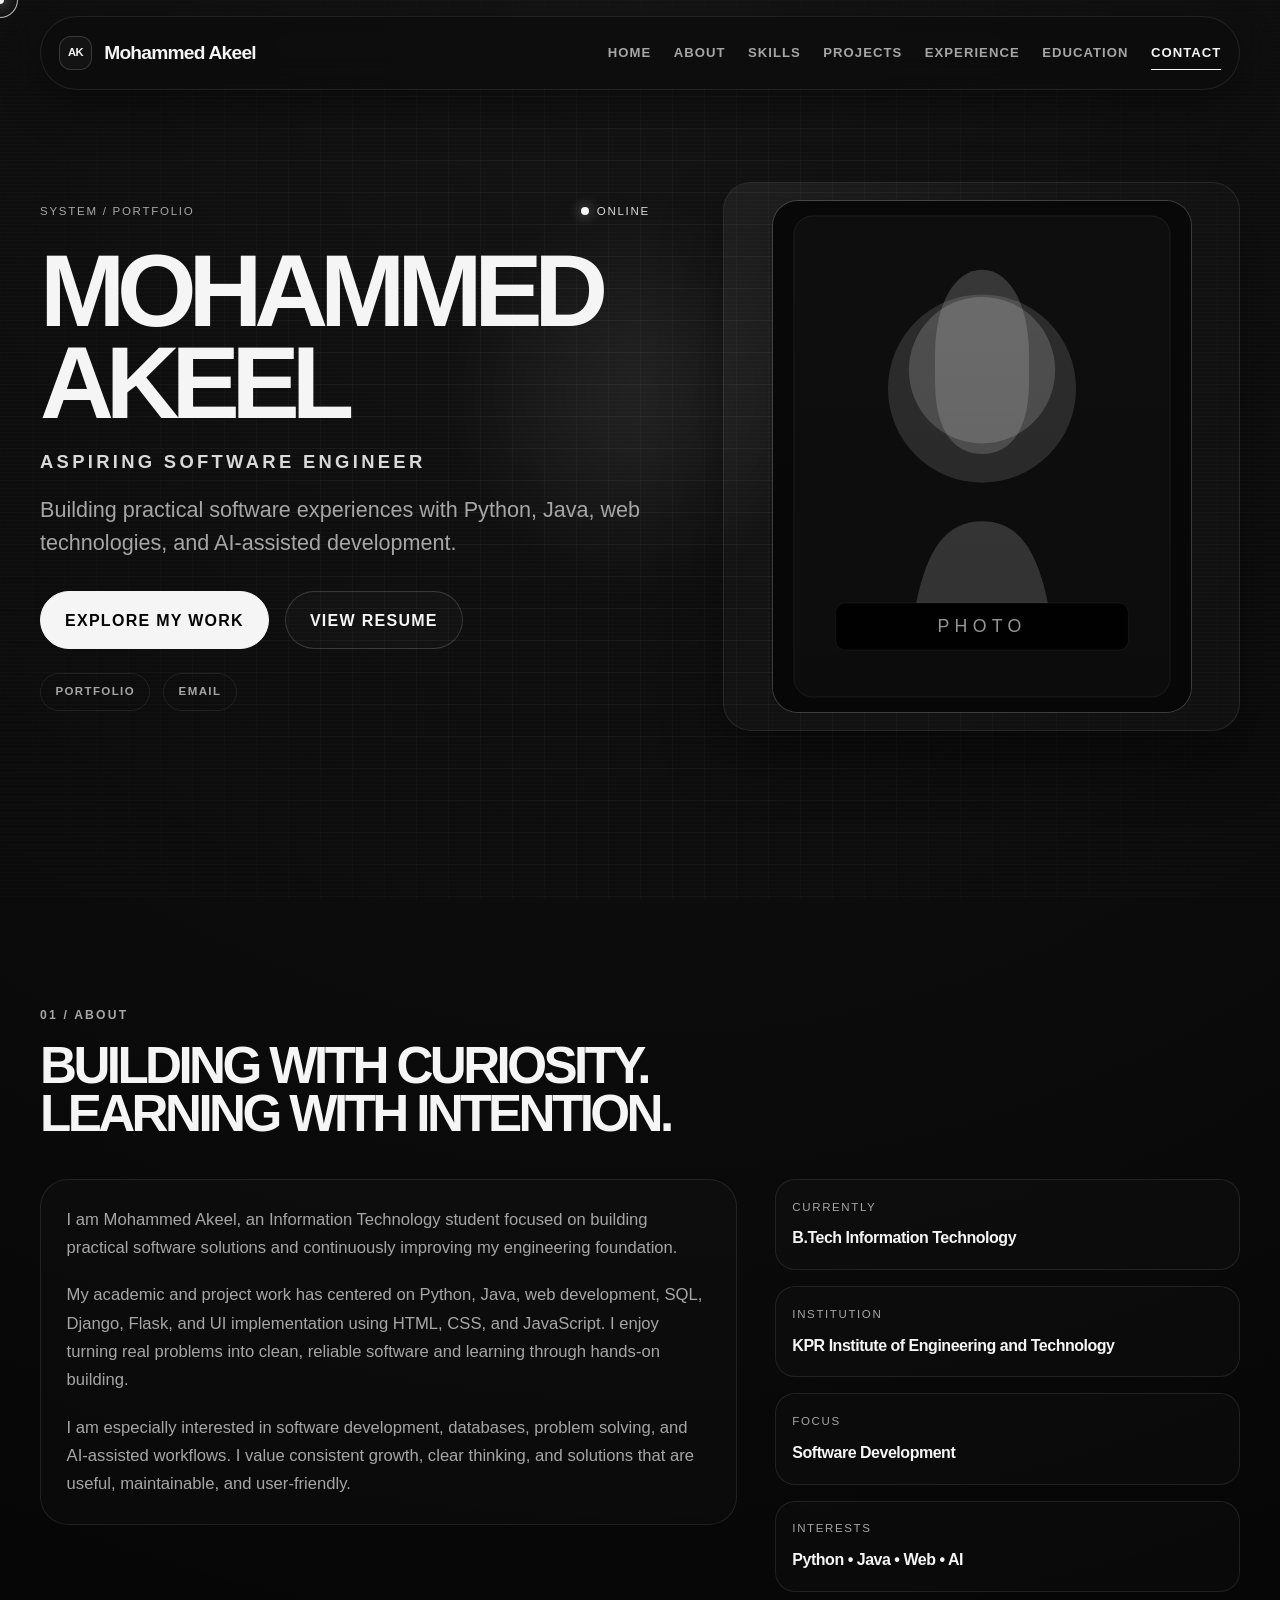
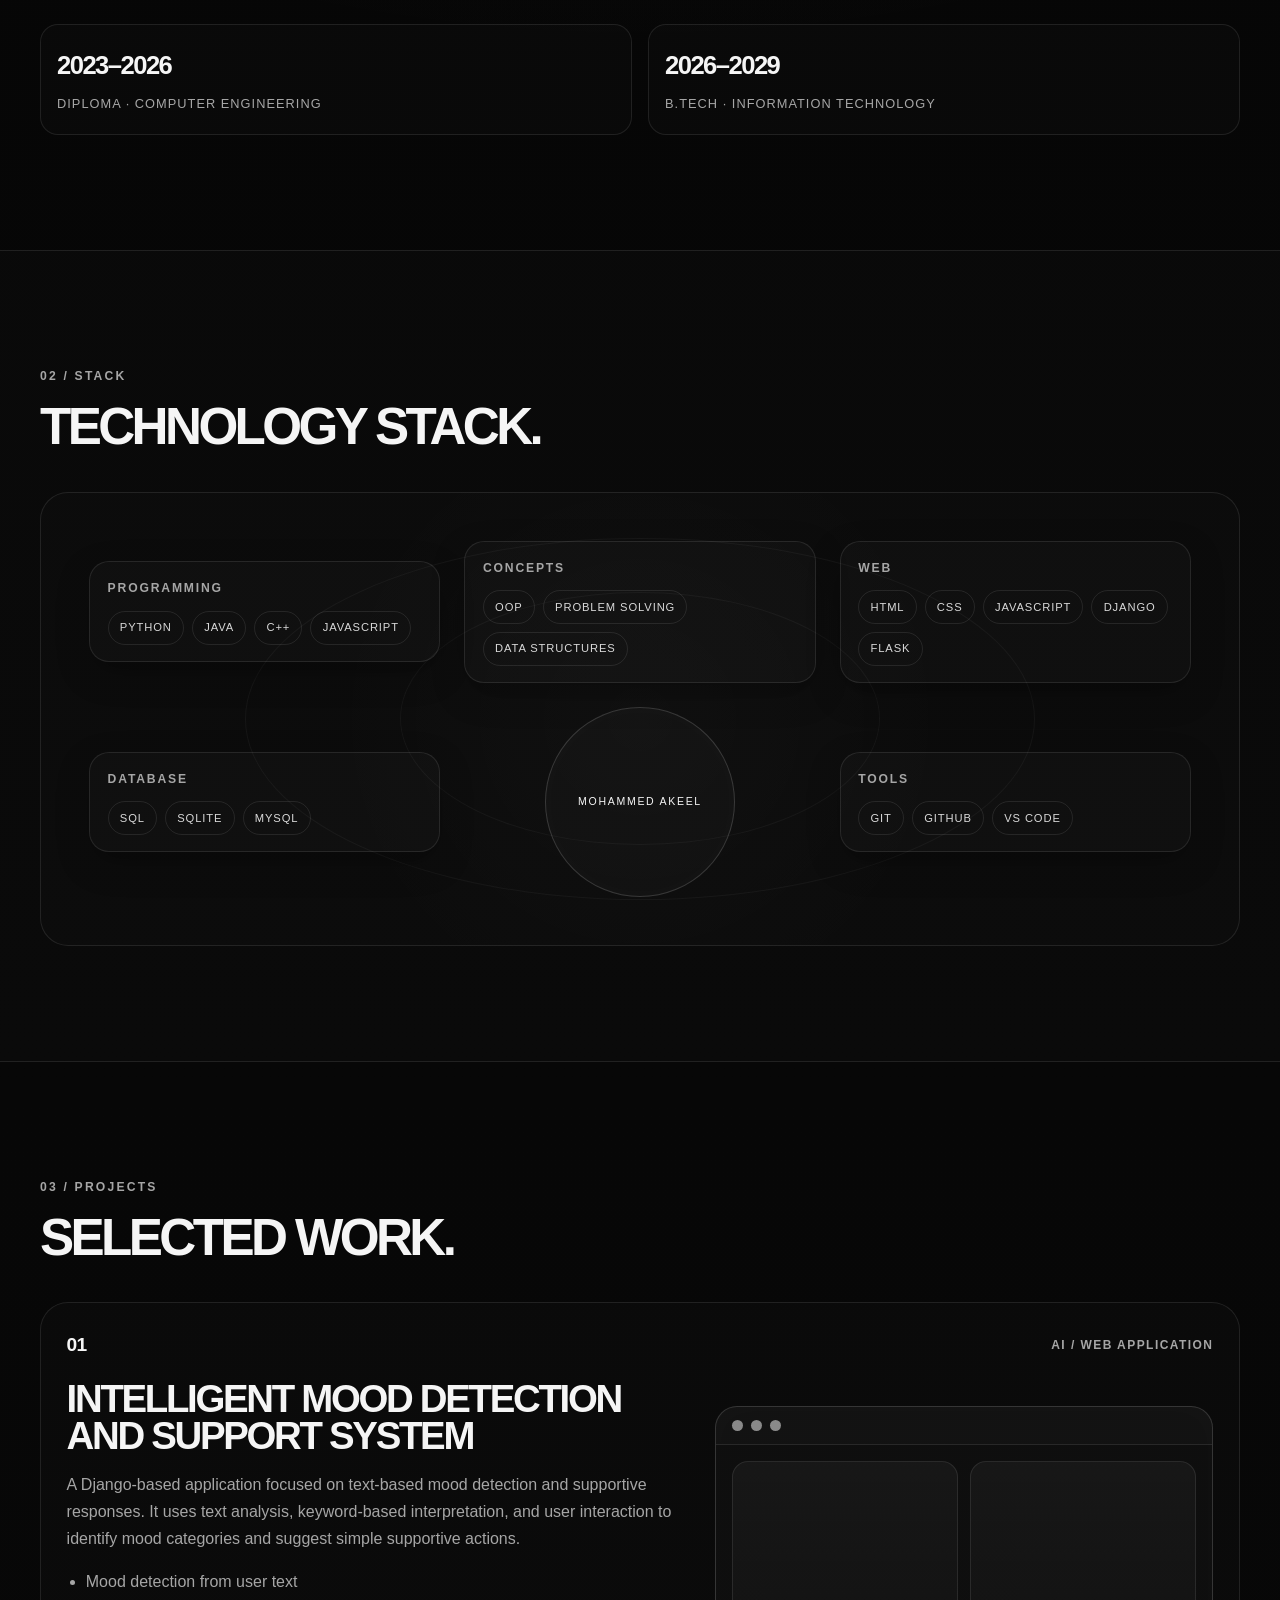
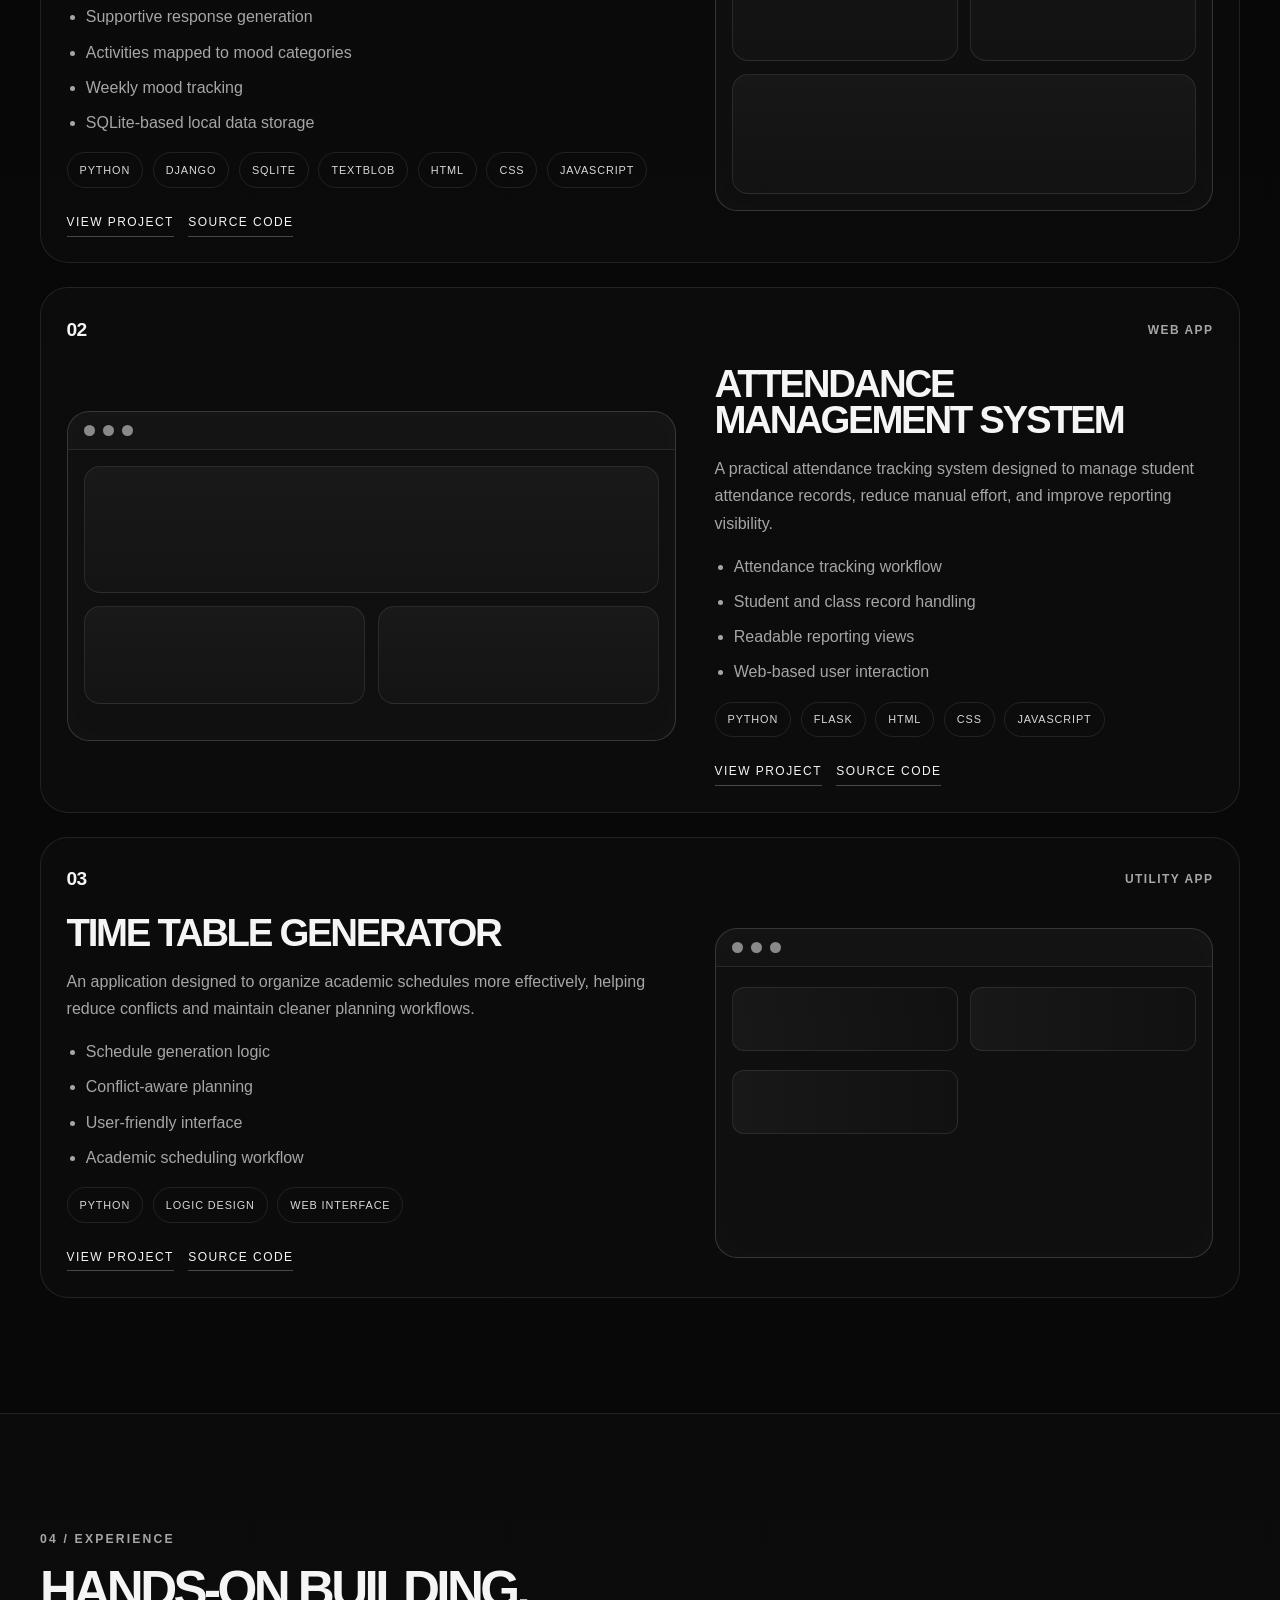
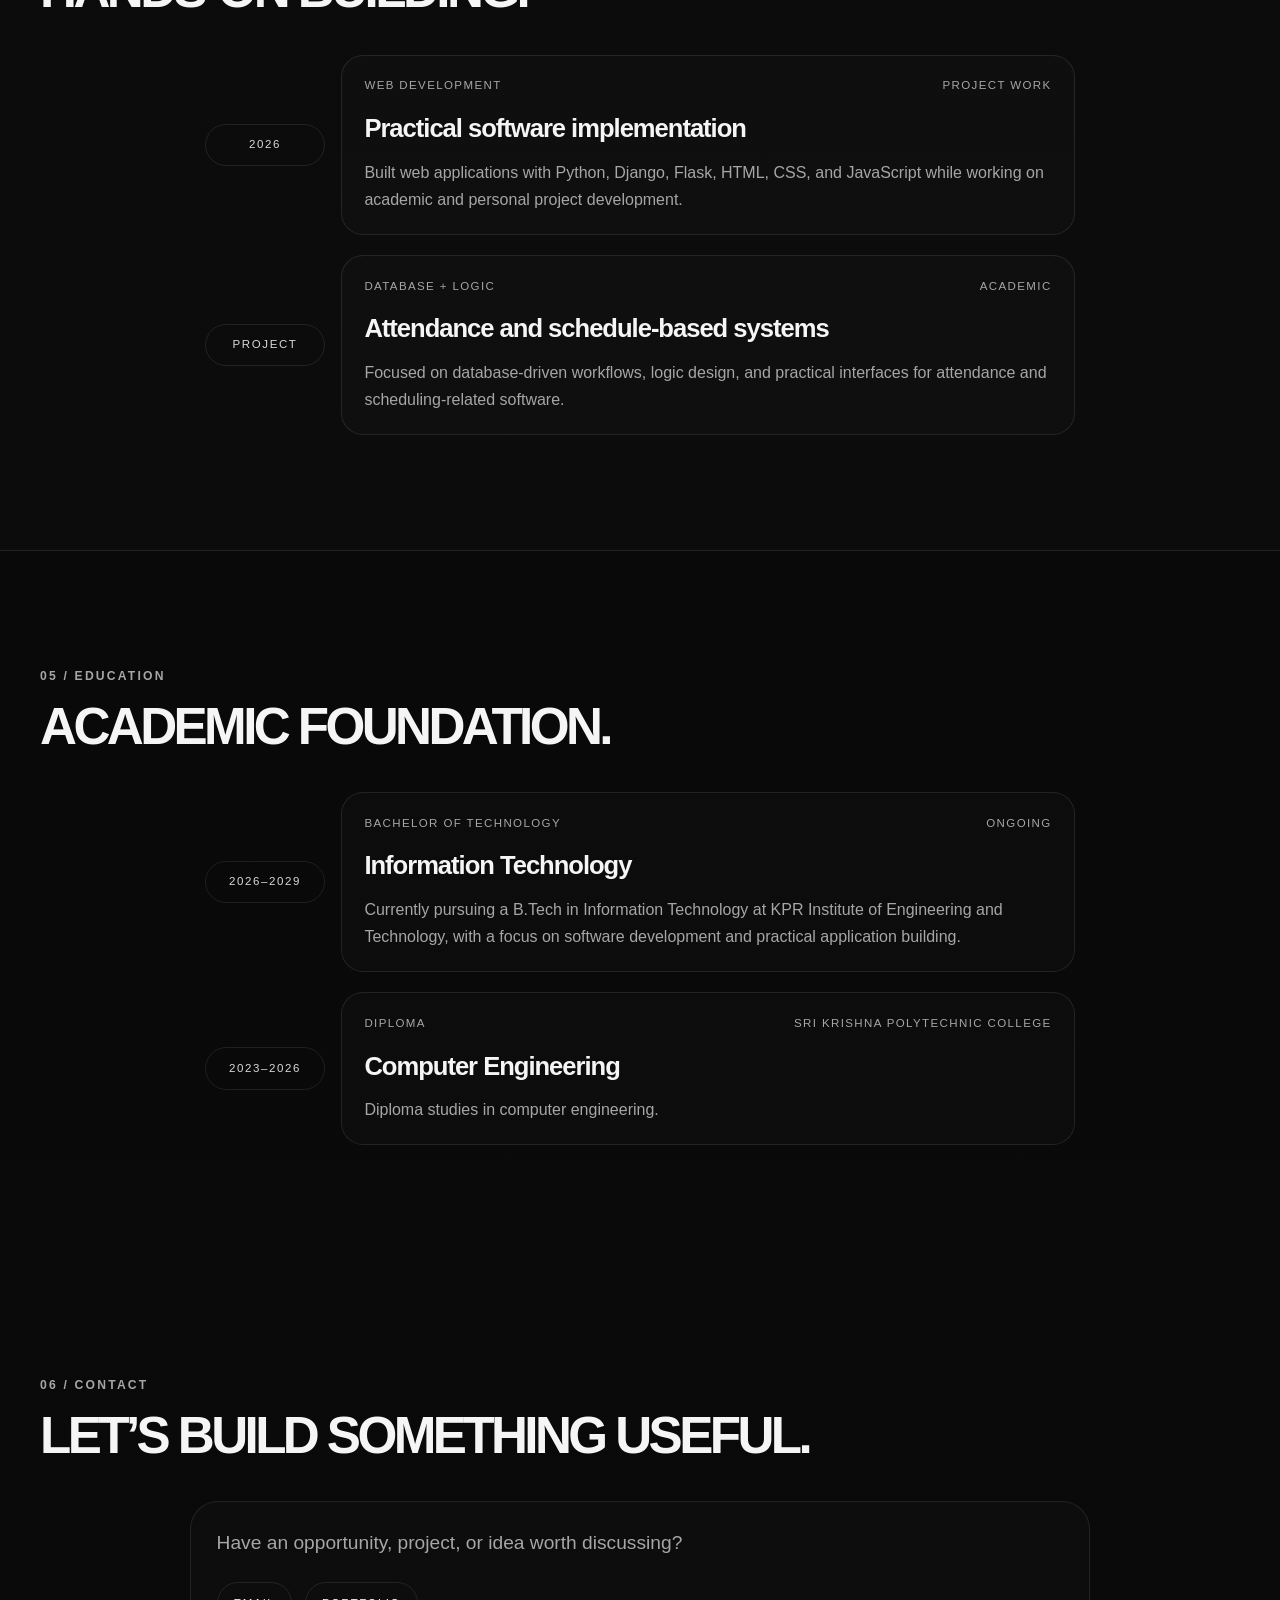
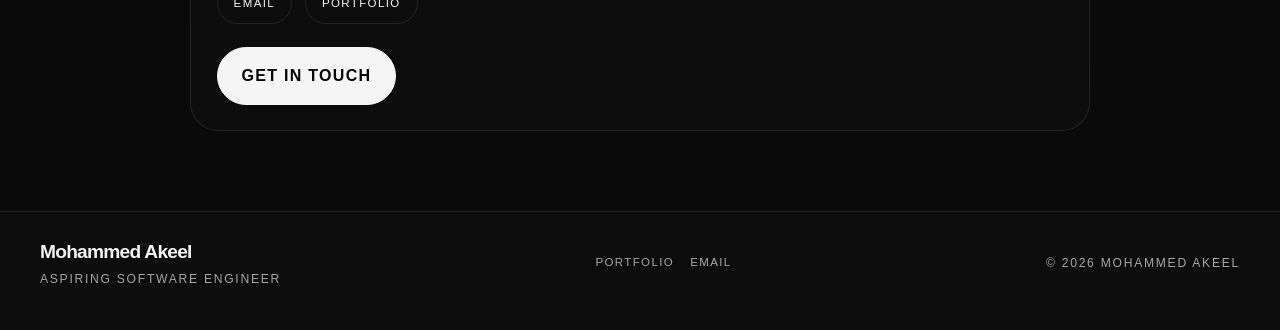
<file: index.html>
<!DOCTYPE html>
<html lang="en">
<head>
    <meta charset="UTF-8">
    <meta name="viewport" content="width=device-width, initial-scale=1.0">
    <title>Mohammed Akeel | Aspiring Software Engineer</title>
    <meta name="description" content="Mohammed Akeel is an aspiring software engineer focused on Python, Java, web development, databases, and AI-assisted project work.">
    <meta name="theme-color" content="#050505">
    <meta property="og:title" content="Mohammed Akeel | Aspiring Software Engineer">
    <meta property="og:description" content="Building practical software solutions with Python, Java, web technologies, and AI-assisted development.">
    <meta property="og:type" content="website">
    <meta property="og:url" content="https://mohammedakeel.netlify.app/">
    <link rel="canonical" href="https://mohammedakeel.netlify.app/">
    <link rel="icon" type="image/svg+xml" href="data:image/svg+xml,%3Csvg xmlns='http://www.w3.org/2000/svg' viewBox='0 0 64 64'%3E%3Crect width='64' height='64' rx='16' fill='%23050505'/%3E%3Ctext x='50%25' y='56%25' dominant-baseline='middle' text-anchor='middle' font-size='30' fill='%23f5f5f5' font-family='Segoe UI, Arial, sans-serif'%3EAK%3C/text%3E%3C/svg%3E">
    <link rel="stylesheet" href="styles.css">
</head>
<body>
    <div class="cursor-dot" aria-hidden="true"></div>
    <div class="cursor-ring" aria-hidden="true"></div>

    <div class="loading-screen" aria-live="polite">
        <div class="loading-inner">
            <span>INITIALIZING PORTFOLIO</span>
            <div class="loading-bar"><span></span></div>
        </div>
    </div>

    <header class="site-header">
        <div class="container nav-shell">
            <a class="brand" href="#home" aria-label="Mohammed Akeel home"><span class="brand-mark">AK</span> Mohammed Akeel</a>

            <button class="nav-toggle" aria-controls="primary-nav" aria-expanded="false" aria-label="Open navigation menu">
                <span></span>
                <span></span>
                <span></span>
            </button>

            <nav id="primary-nav" class="site-nav" aria-label="Main navigation">
                <a href="#home">Home</a>
                <a href="#about">About</a>
                <a href="#skills">Skills</a>
                <a href="#projects">Projects</a>
                <a href="#experience">Experience</a>
                <a href="#education">Education</a>
                <a href="#contact">Contact</a>
            </nav>
        </div>
    </header>

    <main id="home">
        <section class="hero section">
            <div class="container hero-grid">
                <div class="hero-copy reveal">
                    <div class="eyebrow-row">
                        <span class="eyebrow-label">System / Portfolio</span>
                        <span class="system-status"><span class="status-dot"></span> Online</span>
                    </div>

                    <h1>MOHAMMED <span>AKEEL</span></h1>
                    <p class="hero-role">ASPIRING SOFTWARE ENGINEER</p>
                    <p class="hero-tagline">Building practical software experiences with Python, Java, web technologies, and AI-assisted development.</p>

                    <div class="hero-actions">
                        <a class="btn btn-primary" href="#projects">Explore My Work</a>
                        <a class="btn btn-secondary" href="mailto:kmohammedakeel1@gmail.com?subject=Resume%20Request">View Resume</a>
                    </div>

                    <div class="social-row" aria-label="Quick contact links">
                        <a href="https://mohammedakeel.netlify.app/" target="_blank" rel="noreferrer">Portfolio</a>
                        <a href="mailto:kmohammedakeel1@gmail.com">Email</a>
                    </div>
                </div>

                <aside class="hero-panel reveal photo-panel" aria-label="Profile photo panel">
                    <div class="photo-frame">
                        <img src="assets/profile-photo.svg" alt="Mohammed Akeel profile photo placeholder" />
                    </div>
                </aside>
            </div>
        </section>

        <section id="about" class="section">
            <div class="container">
                <div class="section-index reveal">01 / ABOUT</div>
                <div class="section-head reveal">
                    <h2>Building with curiosity.</h2>
                    <h2>Learning with intention.</h2>
                </div>

                <div class="about-layout">
                    <div class="about-copy reveal">
                        <p>I am Mohammed Akeel, an Information Technology student focused on building practical software solutions and continuously improving my engineering foundation.</p>
                        <p>My academic and project work has centered on Python, Java, web development, SQL, Django, Flask, and UI implementation using HTML, CSS, and JavaScript. I enjoy turning real problems into clean, reliable software and learning through hands-on building.</p>
                        <p>I am especially interested in software development, databases, problem solving, and AI-assisted workflows. I value consistent growth, clear thinking, and solutions that are useful, maintainable, and user-friendly.</p>
                    </div>

                    <aside class="about-panel reveal" aria-label="Profile overview">
                        <div class="info-card">
                            <span>Currently</span>
                            <strong>B.Tech Information Technology</strong>
                        </div>
                        <div class="info-card">
                            <span>Institution</span>
                            <strong>KPR Institute of Engineering and Technology</strong>
                        </div>
                        <div class="info-card">
                            <span>Focus</span>
                            <strong>Software Development</strong>
                        </div>
                        <div class="info-card">
                            <span>Interests</span>
                            <strong>Python • Java • Web • AI</strong>
                        </div>
                    </aside>
                </div>

                <div class="stats-strip reveal">
                    <article>
                        <strong>2023–2026</strong>
                        <span>Diploma · Computer Engineering</span>
                    </article>
                    <article>
                        <strong>2026–2029</strong>
                        <span>B.Tech · Information Technology</span>
                    </article>
                </div>
            </div>
        </section>

        <section id="skills" class="section muted-section">
            <div class="container">
                <div class="section-index reveal">02 / STACK</div>
                <div class="section-head reveal">
                    <h2>Technology stack.</h2>
                </div>

                <div class="stack-system reveal">
                    <div class="stack-center">
                        <span>MOHAMMED AKEEL</span>
                    </div>

                    <div class="stack-node programming">
                        <h3>Programming</h3>
                        <ul>
                            <li>Python</li>
                            <li>Java</li>
                            <li>C++</li>
                            <li>JavaScript</li>
                        </ul>
                    </div>

                    <div class="stack-node web">
                        <h3>Web</h3>
                        <ul>
                            <li>HTML</li>
                            <li>CSS</li>
                            <li>JavaScript</li>
                            <li>Django</li>
                            <li>Flask</li>
                        </ul>
                    </div>

                    <div class="stack-node data">
                        <h3>Database</h3>
                        <ul>
                            <li>SQL</li>
                            <li>SQLite</li>
                            <li>MySQL</li>
                        </ul>
                    </div>

                    <div class="stack-node tools">
                        <h3>Tools</h3>
                        <ul>
                            <li>Git</li>
                            <li>GitHub</li>
                            <li>VS Code</li>
                        </ul>
                    </div>

                    <div class="stack-node concepts">
                        <h3>Concepts</h3>
                        <ul>
                            <li>OOP</li>
                            <li>Problem Solving</li>
                            <li>Data Structures</li>
                        </ul>
                    </div>
                </div>
            </div>
        </section>

        <section id="projects" class="section">
            <div class="container">
                <div class="section-index reveal">03 / PROJECTS</div>
                <div class="section-head reveal">
                    <h2>Selected work.</h2>
                </div>

                <article class="project-showcase reveal">
                    <div class="project-meta">
                        <span class="project-number">01</span>
                        <span class="project-type">AI / WEB APPLICATION</span>
                    </div>
                    <div class="project-layout">
                        <div class="project-copy">
                            <h3>INTELLIGENT MOOD DETECTION AND SUPPORT SYSTEM</h3>
                            <p>A Django-based application focused on text-based mood detection and supportive responses. It uses text analysis, keyword-based interpretation, and user interaction to identify mood categories and suggest simple supportive actions.</p>
                            <ul>
                                <li>Mood detection from user text</li>
                                <li>Supportive response generation</li>
                                <li>Activities mapped to mood categories</li>
                                <li>Weekly mood tracking</li>
                                <li>SQLite-based local data storage</li>
                            </ul>
                            <div class="tech-tags">
                                <span>Python</span>
                                <span>Django</span>
                                <span>SQLite</span>
                                <span>TextBlob</span>
                                <span>HTML</span>
                                <span>CSS</span>
                                <span>JavaScript</span>
                            </div>
                            <div class="project-actions">
                                <a href="#contact">View Project</a>
                                <a href="#contact">Source Code</a>
                            </div>
                        </div>
                        <div class="project-visual" aria-label="Mood and support project preview">
                            <div class="visual-frame">
                                <div class="window-header">
                                    <span></span><span></span><span></span>
                                </div>
                                <div class="screen-grid">
                                    <div class="screen-card"></div>
                                    <div class="screen-card tall"></div>
                                    <div class="screen-card wide"></div>
                                </div>
                            </div>
                        </div>
                    </div>
                </article>

                <article class="project-showcase reveal alternate">
                    <div class="project-meta">
                        <span class="project-number">02</span>
                        <span class="project-type">WEB APP</span>
                    </div>
                    <div class="project-layout">
                        <div class="project-visual" aria-label="Attendance management system preview">
                            <div class="visual-frame">
                                <div class="window-header">
                                    <span></span><span></span><span></span>
                                </div>
                                <div class="screen-grid two-col">
                                    <div class="screen-card wide"></div>
                                    <div class="screen-card short"></div>
                                    <div class="screen-card short"></div>
                                </div>
                            </div>
                        </div>
                        <div class="project-copy">
                            <h3>ATTENDANCE MANAGEMENT SYSTEM</h3>
                            <p>A practical attendance tracking system designed to manage student attendance records, reduce manual effort, and improve reporting visibility.</p>
                            <ul>
                                <li>Attendance tracking workflow</li>
                                <li>Student and class record handling</li>
                                <li>Readable reporting views</li>
                                <li>Web-based user interaction</li>
                            </ul>
                            <div class="tech-tags">
                                <span>Python</span>
                                <span>Flask</span>
                                <span>HTML</span>
                                <span>CSS</span>
                                <span>JavaScript</span>
                            </div>
                            <div class="project-actions">
                                <a href="#contact">View Project</a>
                                <a href="#contact">Source Code</a>
                            </div>
                        </div>
                    </div>
                </article>

                <article class="project-showcase reveal">
                    <div class="project-meta">
                        <span class="project-number">03</span>
                        <span class="project-type">UTILITY APP</span>
                    </div>
                    <div class="project-layout">
                        <div class="project-copy">
                            <h3>TIME TABLE GENERATOR</h3>
                            <p>An application designed to organize academic schedules more effectively, helping reduce conflicts and maintain cleaner planning workflows.</p>
                            <ul>
                                <li>Schedule generation logic</li>
                                <li>Conflict-aware planning</li>
                                <li>User-friendly interface</li>
                                <li>Academic scheduling workflow</li>
                            </ul>
                            <div class="tech-tags">
                                <span>Python</span>
                                <span>Logic Design</span>
                                <span>Web Interface</span>
                            </div>
                            <div class="project-actions">
                                <a href="#contact">View Project</a>
                                <a href="#contact">Source Code</a>
                            </div>
                        </div>
                        <div class="project-visual" aria-label="Time table generator preview">
                            <div class="visual-frame">
                                <div class="window-header">
                                    <span></span><span></span><span></span>
                                </div>
                                <div class="screen-grid planner">
                                    <div class="planner-row"></div>
                                    <div class="planner-row"></div>
                                    <div class="planner-row"></div>
                                </div>
                            </div>
                        </div>
                    </div>
                </article>
            </div>
        </section>

        <section id="experience" class="section muted-section">
            <div class="container">
                <div class="section-index reveal">04 / EXPERIENCE</div>
                <div class="section-head reveal">
                    <h2>Hands-on building.</h2>
                </div>

                <div class="timeline reveal">
                    <article class="timeline-item">
                        <span class="timeline-year">2026</span>
                        <div class="timeline-card">
                            <div class="timeline-header">
                                <span>Web Development</span>
                                <span>Project Work</span>
                            </div>
                            <h3>Practical software implementation</h3>
                            <p>Built web applications with Python, Django, Flask, HTML, CSS, and JavaScript while working on academic and personal project development.</p>
                        </div>
                    </article>

                    <article class="timeline-item">
                        <span class="timeline-year">Project</span>
                        <div class="timeline-card">
                            <div class="timeline-header">
                                <span>Database + Logic</span>
                                <span>Academic</span>
                            </div>
                            <h3>Attendance and schedule-based systems</h3>
                            <p>Focused on database-driven workflows, logic design, and practical interfaces for attendance and scheduling-related software.</p>
                        </div>
                    </article>
                </div>
            </div>
        </section>

        <section id="education" class="section">
            <div class="container">
                <div class="section-index reveal">05 / EDUCATION</div>
                <div class="section-head reveal">
                    <h2>Academic foundation.</h2>
                </div>

                <div class="timeline reveal">
                    <article class="timeline-item">
                        <span class="timeline-year">2026–2029</span>
                        <div class="timeline-card">
                            <div class="timeline-header">
                                <span>Bachelor of Technology</span>
                                <span>Ongoing</span>
                            </div>
                            <h3>Information Technology</h3>
                            <p>Currently pursuing a B.Tech in Information Technology at KPR Institute of Engineering and Technology, with a focus on software development and practical application building.</p>
                        </div>
                    </article>

                    <article class="timeline-item">
                        <span class="timeline-year">2023–2026</span>
                        <div class="timeline-card">
                            <div class="timeline-header">
                                <span>Diploma</span>
                                <span>Sri Krishna Polytechnic College</span>
                            </div>
                            <h3>Computer Engineering</h3>
                            <p>Diploma studies in computer engineering.</p>
                        </div>
                    </article>
                </div>
            </div>
        </section>

        <section id="contact" class="section contact-section">
            <div class="container">
                <div class="section-index reveal">06 / CONTACT</div>
                <div class="section-head reveal">
                    <h2>Let’s build something useful.</h2>
                </div>

                <div class="contact-card reveal">
                    <div class="contact-copy">
                        <p>Have an opportunity, project, or idea worth discussing?</p>
                    </div>

                    <div class="contact-links">
                        <a href="mailto:kmohammedakeel1@gmail.com">Email</a>
                        <a href="https://mohammedakeel.netlify.app/" target="_blank" rel="noreferrer">Portfolio</a>
                    </div>

                    <div class="contact-actions">
                        <a class="btn btn-primary" href="mailto:kmohammedakeel1@gmail.com">Get In Touch</a>
                    </div>
                </div>
            </div>
        </section>
    </main>

    <footer class="site-footer">
        <div class="container footer-shell">
            <div>
                <strong>Mohammed Akeel</strong>
                <p>ASPIRING SOFTWARE ENGINEER</p>
            </div>
            <div class="footer-links">
                <a href="https://mohammedakeel.netlify.app/" target="_blank" rel="noreferrer">Portfolio</a>
                <a href="mailto:kmohammedakeel1@gmail.com">Email</a>
            </div>
            <p class="copyright">© <span id="year">2026</span> Mohammed Akeel</p>
        </div>
    </footer>

    <script src="script.js"></script>
</body>
</html>
</file>
<file: styles.css>
﻿:root {
    --bg: #050505;
    --bg-soft: #0a0a0a;
    --panel: #101010;
    --panel-strong: #121212;
    --panel-alt: #171717;
    --border: rgba(255, 255, 255, 0.09);
    --border-strong: rgba(255, 255, 255, 0.16);
    --text: #f5f5f5;
    --muted: #a6a6a6;
    --light: #d9d9d9;
    --shadow: rgba(0, 0, 0, 0.5);
    --radius: 28px;
    --max-width: 1200px;
}

* {
    box-sizing: border-box;
}

html {
    scroll-behavior: smooth;
}

body {
    margin: 0;
    min-height: 100vh;
    font-family: "Segoe UI", "Inter", "Helvetica Neue", Arial, sans-serif;
    background:
        radial-gradient(circle at top, rgba(255, 255, 255, 0.06), transparent 25%),
        linear-gradient(180deg, var(--bg) 0%, var(--bg-soft) 100%);
    color: var(--text);
    line-height: 1.7;
    overflow-x: hidden;
    cursor: none;
}

body::before {
    content: "";
    position: fixed;
    inset: 0;
    background-image:
        linear-gradient(rgba(255,255,255,0.035) 1px, transparent 1px),
        linear-gradient(90deg, rgba(255,255,255,0.03) 1px, transparent 1px);
    background-size: 32px 32px;
    mask-image: radial-gradient(circle at center, black 38%, transparent 100%);
    pointer-events: none;
    z-index: -2;
}

body::after {
    content: "";
    position: fixed;
    inset: 0;
    background: repeating-linear-gradient(
        180deg,
        rgba(255,255,255,0.02),
        rgba(255,255,255,0.02) 1px,
        transparent 1px,
        transparent 4px
    );
    pointer-events: none;
    z-index: -1;
}

img {
    max-width: 100%;
    display: block;
}

a {
    color: inherit;
    text-decoration: none;
}

button,
input,
textarea,
select {
    font: inherit;
}

p {
    margin: 0;
}

main {
    overflow: hidden;
}

.container {
    width: min(var(--max-width), calc(100% - 2rem));
    margin: 0 auto;
}

.section {
    padding: clamp(5rem, 9vw, 8rem) 0;
    position: relative;
}

.muted-section {
    background: rgba(255, 255, 255, 0.015);
    border-top: 1px solid var(--border);
    border-bottom: 1px solid var(--border);
}

.section-index {
    color: var(--muted);
    font-size: 0.76rem;
    font-weight: 700;
    letter-spacing: 0.18em;
    text-transform: uppercase;
    margin-bottom: 1rem;
}

.section-head {
    max-width: 790px;
    margin-bottom: 2.5rem;
}

.section-head h2 {
    margin: 0;
    font-size: clamp(2.2rem, 4vw, 4rem);
    line-height: 0.95;
    letter-spacing: -0.07em;
    text-transform: uppercase;
}

.site-header {
    position: sticky;
    top: 0;
    z-index: 1000;
    padding: 1rem 0 0;
    backdrop-filter: blur(18px);
}

.nav-shell {
    display: flex;
    align-items: center;
    justify-content: space-between;
    min-height: 74px;
    gap: 1rem;
    padding: 0.85rem 1.1rem;
    border: 1px solid var(--border);
    border-radius: 999px;
    background: rgba(12, 12, 12, 0.72);
    box-shadow: 0 18px 40px rgba(0, 0, 0, 0.38);
}

.brand {
    display: inline-flex;
    align-items: center;
    gap: 0.75rem;
    font-weight: 700;
    letter-spacing: -0.04em;
    font-size: clamp(1rem, 1.5vw, 1.3rem);
}

.brand-mark {
    display: inline-flex;
    align-items: center;
    justify-content: center;
    width: 2.1rem;
    height: 2.1rem;
    border-radius: 12px;
    border: 1px solid var(--border-strong);
    background: rgba(255,255,255,0.03);
    font-size: 0.7rem;
    font-weight: 800;
}

.site-nav {
    display: flex;
    align-items: center;
    gap: 1.4rem;
}

.site-nav a {
    position: relative;
    color: var(--muted);
    font-size: 0.82rem;
    font-weight: 600;
    letter-spacing: 0.08em;
    text-transform: uppercase;
    transition: color 0.2s ease;
}

.site-nav a::after {
    content: "";
    position: absolute;
    left: 0;
    bottom: -0.35rem;
    width: 100%;
    height: 1px;
    background: var(--text);
    transform: scaleX(0);
    transform-origin: center;
    transition: transform 0.2s ease;
}

.site-nav a:hover,
.site-nav a:focus-visible,
.site-nav a.is-active {
    color: var(--text);
}

.site-nav a:hover::after,
.site-nav a:focus-visible::after,
.site-nav a.is-active::after {
    transform: scaleX(1);
}

.nav-toggle {
    display: none;
    width: 48px;
    height: 48px;
    border-radius: 12px;
    border: 1px solid var(--border);
    background: rgba(255,255,255,0.02);
    align-items: center;
    justify-content: center;
    flex-direction: column;
    gap: 0.28rem;
    cursor: pointer;
}

.nav-toggle span {
    display: block;
    width: 18px;
    height: 2px;
    border-radius: 999px;
    background: var(--text);
}

.hero {
    min-height: calc(100vh - 100px);
    display: grid;
    place-items: center;
    padding-top: 3rem;
    position: relative;
}

.hero::before {
    content: "";
    position: absolute;
    inset: 8% auto auto 50%;
    width: 30rem;
    height: 30rem;
    border-radius: 50%;
    transform: translateX(-50%);
    background: radial-gradient(circle, rgba(255,255,255,0.08), transparent 60%);
    filter: blur(14px);
    pointer-events: none;
}

.hero-grid {
    display: grid;
    grid-template-columns: 1.1fr 0.9fr;
    gap: clamp(2rem, 4vw, 4rem);
    align-items: center;
}

.eyebrow-row {
    display: flex;
    align-items: center;
    justify-content: space-between;
    flex-wrap: wrap;
    gap: 0.75rem;
    margin-bottom: 1.5rem;
    max-width: 610px;
}

.eyebrow-label,
.system-status {
    display: inline-flex;
    align-items: center;
    gap: 0.5rem;
    font-size: 0.72rem;
    letter-spacing: 0.15em;
    text-transform: uppercase;
    color: var(--muted);
}

.system-status {
    color: var(--light);
}

.status-dot {
    width: 0.5rem;
    height: 0.5rem;
    border-radius: 50%;
    background: #f5f5f5;
    box-shadow: 0 0 14px rgba(255,255,255,0.6);
}

.hero-copy h1 {
    margin: 0;
    font-size: clamp(3.6rem, 8vw, 7rem);
    line-height: 0.9;
    letter-spacing: -0.08em;
    text-transform: uppercase;
}

.hero-copy h1 span {
    display: block;
}

.hero-role {
    margin-top: 1rem;
    color: var(--light);
    font-size: clamp(0.8rem, 2vw, 1.15rem);
    letter-spacing: 0.18em;
    text-transform: uppercase;
    font-weight: 700;
}

.hero-tagline {
    max-width: 610px;
    margin-top: 1.1rem;
    color: var(--muted);
    font-size: clamp(1.1rem, 2vw, 1.35rem);
    line-height: 1.5;
}

.hero-actions {
    display: flex;
    flex-wrap: wrap;
    gap: 1rem;
    margin-top: 2rem;
}

.btn {
    display: inline-flex;
    align-items: center;
    justify-content: center;
    min-height: 54px;
    padding: 0.9rem 1.5rem;
    border-radius: 999px;
    border: 1px solid var(--border-strong);
    background: rgba(255,255,255,0.02);
    color: var(--text);
    font-weight: 700;
    letter-spacing: 0.08em;
    text-transform: uppercase;
    transition: transform 0.2s ease, border-color 0.2s ease, background 0.2s ease;
}

.btn:hover,
.btn:focus-visible {
    transform: translateY(-2px);
    border-color: rgba(255,255,255,0.25);
}

.btn-primary {
    background: var(--text);
    color: var(--bg);
    border-color: var(--text);
}

.social-row {
    display: flex;
    flex-wrap: wrap;
    gap: 0.8rem;
    margin-top: 1.5rem;
}

.social-row a {
    display: inline-flex;
    align-items: center;
    justify-content: center;
    min-height: 38px;
    border-radius: 999px;
    border: 1px solid var(--border);
    padding: 0.5rem 0.9rem;
    font-size: 0.72rem;
    font-weight: 700;
    letter-spacing: 0.12em;
    text-transform: uppercase;
    color: var(--muted);
    transition: border-color 0.2s ease, color 0.2s ease;
}

.social-row a:hover,
.social-row a:focus-visible {
    color: var(--text);
    border-color: var(--border-strong);
}

.hero-panel {
    position: relative;
    display: flex;
    align-items: center;
    justify-content: center;
    min-height: 440px;
    padding: 1.1rem;
    border: 1px solid var(--border);
    border-radius: var(--radius);
    background: linear-gradient(180deg, rgba(255,255,255,0.015), rgba(255,255,255,0.02));
    box-shadow: 0 28px 60px rgba(0, 0, 0, 0.38);
    overflow: hidden;
}

.hero-panel::before {
    content: "";
    position: absolute;
    inset: 0;
    background: linear-gradient(135deg, rgba(255,255,255,0.04), transparent 35%, transparent 100%);
}

.photo-panel {
    position: relative;
}

.photo-frame {
    position: relative;
    z-index: 1;
    width: min(100%, 420px);
    aspect-ratio: 0.82;
    border-radius: 26px;
    overflow: hidden;
    border: 1px solid var(--border-strong);
    background: rgba(255,255,255,0.02);
    box-shadow: inset 0 0 28px rgba(255,255,255,0.04);
}

.photo-frame img {
    width: 100%;
    height: 100%;
    display: block;
    object-fit: cover;
    filter: grayscale(1) contrast(1.08) brightness(0.92);
}

.photo-frame::after {
    content: "";
    position: absolute;
    inset: 0;
    background: linear-gradient(180deg, transparent 0%, rgba(0,0,0,0.12) 100%);
}

.about-layout {
    display: grid;
    grid-template-columns: 1.2fr 0.8fr;
    gap: clamp(1.5rem, 3vw, 2.4rem);
    align-items: start;
}

.about-copy {
    padding: clamp(1.4rem, 2vw, 2.2rem);
    border: 1px solid var(--border);
    border-radius: var(--radius);
    background: rgba(255,255,255,0.015);
}

.about-copy p {
    color: var(--muted);
    font-size: 1.04rem;
    margin-bottom: 1.2rem;
}

.about-copy p:last-child {
    margin-bottom: 0;
}

.about-panel {
    display: grid;
    gap: 1rem;
}

.info-card {
    display: grid;
    gap: 0.45rem;
    padding: 1.1rem 1rem;
    border: 1px solid var(--border);
    border-radius: 20px;
    background: rgba(255,255,255,0.015);
}

.info-card span {
    color: var(--muted);
    font-size: 0.72rem;
    letter-spacing: 0.14em;
    text-transform: uppercase;
}

.info-card strong {
    font-size: 1rem;
    letter-spacing: -0.03em;
}

.stats-strip {
    display: grid;
    grid-template-columns: repeat(2, minmax(0, 1fr));
    gap: 1rem;
    margin-top: 2rem;
}

.stats-strip article {
    display: flex;
    flex-direction: column;
    gap: 0.35rem;
    padding: 1.2rem 1rem;
    border: 1px solid var(--border);
    border-radius: 18px;
    background: rgba(255,255,255,0.015);
}

.stats-strip strong {
    font-size: clamp(1.3rem, 2vw, 2.2rem);
    letter-spacing: -0.06em;
}

.stats-strip span {
    color: var(--muted);
    font-size: 0.8rem;
    letter-spacing: 0.08em;
    text-transform: uppercase;
}

.stack-system {
    position: relative;
    display: grid;
    grid-template-columns: repeat(3, minmax(0, 1fr));
    grid-template-areas:
        "programming concepts web"
        "data center tools";
    align-items: center;
    gap: clamp(1rem, 2vw, 1.5rem);
    padding: clamp(1rem, 4vw, 3rem);
    border: 1px solid var(--border);
    border-radius: var(--radius);
    background: radial-gradient(circle at center, rgba(255,255,255,0.02), transparent 50%), rgba(255,255,255,0.01);
    overflow: hidden;
}

.stack-system::before,
.stack-system::after {
    content: "";
    position: absolute;
    inset: 10% 17%;
    border: 1px solid rgba(255,255,255,0.04);
    border-radius: 50%;
    pointer-events: none;
}

.stack-system::after {
    inset: 22% 30%;
}

.stack-center {
    grid-area: center;
    position: relative;
    z-index: 1;
    width: min(100%, 190px);
    aspect-ratio: 1;
    justify-self: center;
    border-radius: 50%;
    display: grid;
    place-items: center;
    border: 1px solid var(--border-strong);
    background: rgba(255,255,255,0.02);
    box-shadow: inset 0 0 28px rgba(255,255,255,0.02);
    text-align: center;
    color: var(--text);
    letter-spacing: 0.16em;
    text-transform: uppercase;
    font-size: 0.66rem;
    padding: 1rem;
}

.stack-node {
    position: relative;
    z-index: 1;
    border: 1px solid var(--border);
    border-radius: 20px;
    background: rgba(255,255,255,0.02);
    padding: 1rem 1.1rem;
    min-width: 0;
    box-shadow: 0 12px 32px rgba(0,0,0,0.28);
}

.stack-node h3 {
    margin: 0 0 0.75rem;
    font-size: 0.76rem;
    letter-spacing: 0.15em;
    text-transform: uppercase;
    color: var(--muted);
}

.stack-node ul {
    display: flex;
    flex-wrap: wrap;
    gap: 0.5rem;
    list-style: none;
    margin: 0;
    padding: 0;
}

.stack-node li {
    display: inline-flex;
    align-items: center;
    justify-content: center;
    padding: 0.4rem 0.7rem;
    border-radius: 999px;
    border: 1px solid var(--border);
    font-size: 0.7rem;
    letter-spacing: 0.08em;
    text-transform: uppercase;
    color: var(--light);
}

.programming { grid-area: programming; }
.web { grid-area: web; }
.data { grid-area: data; }
.tools { grid-area: tools; }
.concepts { grid-area: concepts; }

.project-showcase {
    padding: clamp(1.5rem, 2vw, 2rem);
    border: 1px solid var(--border);
    border-radius: var(--radius);
    background: rgba(255,255,255,0.015);
    margin-top: 1.5rem;
}

.project-showcase.alternate {
    background: rgba(255,255,255,0.02);
}

.project-meta {
    display: flex;
    align-items: center;
    justify-content: space-between;
    flex-wrap: wrap;
    gap: 1rem;
    margin-bottom: 1.2rem;
    color: var(--muted);
    text-transform: uppercase;
    letter-spacing: 0.12em;
    font-size: 0.75rem;
    font-weight: 700;
}

.project-number {
    color: var(--text);
    font-size: 1.2rem;
    letter-spacing: -0.04em;
}

.project-layout {
    display: grid;
    grid-template-columns: 1.1fr 0.9fr;
    gap: clamp(1.4rem, 4vw, 2.4rem);
    align-items: center;
}

.project-copy h3 {
    margin: 0 0 1rem;
    font-size: clamp(1.6rem, 3vw, 3rem);
    line-height: 0.96;
    letter-spacing: -0.06em;
    text-transform: uppercase;
}

.project-copy p {
    color: var(--muted);
    font-size: 1rem;
    margin-bottom: 1rem;
}

.project-copy ul {
    margin: 0 0 1rem;
    padding-left: 1.2rem;
    color: var(--muted);
    display: grid;
    gap: 0.5rem;
}

.tech-tags {
    display: flex;
    flex-wrap: wrap;
    gap: 0.6rem;
    margin-bottom: 1.5rem;
}

.tech-tags span {
    display: inline-flex;
    align-items: center;
    padding: 0.48rem 0.75rem;
    border-radius: 999px;
    border: 1px solid var(--border);
    color: var(--light);
    font-size: 0.68rem;
    letter-spacing: 0.08em;
    text-transform: uppercase;
}

.project-actions {
    display: flex;
    flex-wrap: wrap;
    gap: 0.9rem;
}

.project-actions a {
    color: var(--text);
    font-size: 0.75rem;
    letter-spacing: 0.12em;
    text-transform: uppercase;
    border-bottom: 1px solid rgba(255,255,255,0.25);
    padding-bottom: 0.2rem;
}

.project-visual {
    position: relative;
}

.visual-frame {
    border: 1px solid var(--border-strong);
    border-radius: 22px;
    background: rgba(255,255,255,0.02);
    overflow: hidden;
    min-height: 330px;
    box-shadow: inset 0 0 32px rgba(255,255,255,0.02);
}

.window-header {
    display: flex;
    align-items: center;
    gap: 0.5rem;
    padding: 0.8rem 1rem;
    border-bottom: 1px solid var(--border);
    background: rgba(255,255,255,0.015);
}

.window-header span {
    display: inline-block;
    width: 0.7rem;
    height: 0.7rem;
    border-radius: 50%;
    background: rgba(255,255,255,0.5);
}

.screen-grid {
    display: grid;
    grid-template-columns: 1fr 1fr;
    gap: 0.8rem;
    padding: 1rem;
    min-height: 270px;
}

.screen-card {
    border-radius: 16px;
    border: 1px solid var(--border);
    background: linear-gradient(180deg, rgba(255,255,255,0.04), rgba(255,255,255,0.02));
    min-height: 110px;
}

.screen-card.tall {
    min-height: 200px;
}

.screen-card.wide {
    grid-column: 1 / -1;
    min-height: 120px;
}

.two-col .wide { grid-column: 1 / span 2; }

.screen-card.short { min-height: 90px; }

.planner {
    display: grid;
    grid-template-rows: repeat(3, 1fr);
    gap: 0.7rem;
    align-items: center;
}

.planner-row {
    border: 1px solid var(--border);
    border-radius: 12px;
    height: 64px;
    background: linear-gradient(90deg, rgba(255,255,255,0.04), rgba(255,255,255,0.01));
}

.timeline {
    display: grid;
    gap: 1.25rem;
    max-width: 870px;
    margin: 0 auto;
}

.timeline-item {
    display: grid;
    grid-template-columns: 120px 1fr;
    gap: 1rem;
    align-items: center;
}

.timeline-year {
    color: var(--light);
    font-size: 0.72rem;
    letter-spacing: 0.14em;
    text-transform: uppercase;
    padding: 0.65rem 0.8rem;
    border: 1px solid var(--border);
    border-radius: 999px;
    text-align: center;
}

.timeline-card {
    padding: 1.3rem 1.4rem;
    border: 1px solid var(--border);
    border-radius: 22px;
    background: rgba(255,255,255,0.015);
}

.timeline-header {
    display: flex;
    justify-content: space-between;
    gap: 0.75rem;
    flex-wrap: wrap;
    margin-bottom: 0.7rem;
    color: var(--muted);
    font-size: 0.72rem;
    letter-spacing: 0.12em;
    text-transform: uppercase;
}

.timeline-card h3 {
    margin: 0 0 0.5rem;
    font-size: clamp(1.2rem, 2vw, 2rem);
    letter-spacing: -0.04em;
}

.timeline-card p {
    color: var(--muted);
}

.contact-section {
    padding-bottom: 5rem;
}

.contact-card {
    display: grid;
    gap: 1.4rem;
    max-width: 900px;
    margin: 0 auto;
    padding: clamp(1.4rem, 2vw, 2rem);
    border: 1px solid var(--border);
    border-radius: var(--radius);
    background: rgba(255,255,255,0.015);
}

.contact-copy p {
    color: var(--muted);
    font-size: 1.2rem;
}

.contact-links {
    display: flex;
    flex-wrap: wrap;
    gap: 0.8rem;
}

.contact-links a {
    display: inline-flex;
    align-items: center;
    min-height: 42px;
    padding: 0.6rem 1rem;
    border: 1px solid var(--border);
    border-radius: 999px;
    color: var(--text);
    font-size: 0.72rem;
    letter-spacing: 0.12em;
    text-transform: uppercase;
}

.contact-actions {
    display: flex;
    justify-content: flex-start;
}

.site-footer {
    border-top: 1px solid var(--border);
    background: rgba(255,255,255,0.01);
    padding: 1.5rem 0 2.5rem;
}

.footer-shell {
    display: flex;
    align-items: center;
    justify-content: space-between;
    flex-wrap: wrap;
    gap: 1rem;
}

.footer-shell strong {
    display: block;
    font-size: 1.2rem;
    letter-spacing: -0.04em;
}

.footer-shell p {
    color: var(--muted);
    font-size: 0.76rem;
    letter-spacing: 0.14em;
    text-transform: uppercase;
}

.footer-links {
    display: flex;
    align-items: center;
    gap: 1rem;
    color: var(--muted);
    font-size: 0.72rem;
    letter-spacing: 0.12em;
    text-transform: uppercase;
}

.copyright {
    color: var(--muted);
    letter-spacing: 0.08em;
}

.loading-screen {
    position: fixed;
    inset: 0;
    display: grid;
    place-items: center;
    background: rgba(5, 5, 5, 0.98);
    z-index: 2000;
    transition: opacity 0.6s ease, visibility 0.6s ease;
}

.loading-screen.hidden {
    opacity: 0;
    visibility: hidden;
}

.loading-inner {
    display: grid;
    gap: 0.9rem;
    text-align: center;
    color: var(--text);
    font-size: 0.72rem;
    letter-spacing: 0.16em;
    text-transform: uppercase;
}

.loading-bar {
    width: min(340px, 72vw);
    height: 2px;
    background: rgba(255,255,255,0.08);
    overflow: hidden;
    border-radius: 999px;
}

.loading-bar span {
    display: block;
    width: 45%;
    height: 100%;
    background: var(--text);
    animation: loadingPulse 1.5s ease-in-out infinite;
}

@keyframes loadingPulse {
    0% { transform: translateX(-6%); }
    50% { transform: translateX(120%); }
    100% { transform: translateX(260%); }
}

.cursor-dot,
.cursor-ring {
    position: fixed;
    top: 0;
    left: 0;
    pointer-events: none;
    z-index: 1500;
    transform: translate(-50%, -50%);
    border-radius: 50%;
}

.cursor-dot {
    width: 8px;
    height: 8px;
    background: rgba(255,255,255,0.95);
    box-shadow: 0 0 14px rgba(255,255,255,0.7);
}

.cursor-ring {
    width: 36px;
    height: 36px;
    border: 1px solid rgba(255,255,255,0.7);
    background: rgba(255,255,255,0.02);
    transition: width 0.2s ease, height 0.2s ease, border-color 0.2s ease;
}

body.cursor-hover .cursor-ring {
    width: 52px;
    height: 52px;
    border-color: rgba(255,255,255,0.95);
}

.reveal {
    opacity: 0;
    transform: translateY(24px);
    transition: opacity 0.7s ease, transform 0.7s ease;
}

.reveal.is-visible {
    opacity: 1;
    transform: translateY(0);
}

:focus-visible {
    outline: 2px solid var(--text);
    outline-offset: 3px;
}

@media (max-width: 860px) {
    .nav-toggle { display: inline-flex; }

    .site-nav {
        position: absolute;
        top: calc(100% + 0.75rem);
        left: 1rem;
        right: 1rem;
        display: none;
        flex-direction: column;
        align-items: flex-start;
        gap: 0.9rem;
        padding: 1rem;
        border: 1px solid var(--border);
        border-radius: 22px;
        background: rgba(10,10,10,0.96);
        box-shadow: 0 20px 40px rgba(0,0,0,0.4);
    }

    .site-nav.open { display: flex; }

    .hero-grid,
    .about-layout,
    .project-layout,
    .timeline-item {
        grid-template-columns: 1fr;
    }

    .stats-strip {
        grid-template-columns: 1fr;
    }

    .stack-system {
        grid-template-columns: repeat(2, minmax(0, 1fr));
        grid-template-areas:
            "programming web"
            "concepts center"
            "data tools";
    }

}

@media (max-width: 560px) {
    .container { width: min(var(--max-width), calc(100% - 1rem)); }
    body { cursor: auto; }
    .cursor-dot, .cursor-ring { display: none; }

    .hero-actions,
    .social-row,
    .project-actions,
    .contact-links,
    .contact-actions,
    .footer-shell {
        flex-direction: column;
        align-items: stretch;
    }

    .btn, .contact-links a, .project-actions a {
        width: 100%;
        justify-content: center;
    }

    .site-footer {
        text-align: center;
    }
}

@media (prefers-reduced-motion: reduce) {
    html { scroll-behavior: auto; }
    *, *::before, *::after {
        animation-duration: 0.01ms !important;
        animation-iteration-count: 1 !important;
        transition-duration: 0.01ms !important;
        scroll-behavior: auto !important;
    }
    .reveal {
        opacity: 1;
        transform: none;
    }
    .loading-screen { display: none; }
}
</file>
